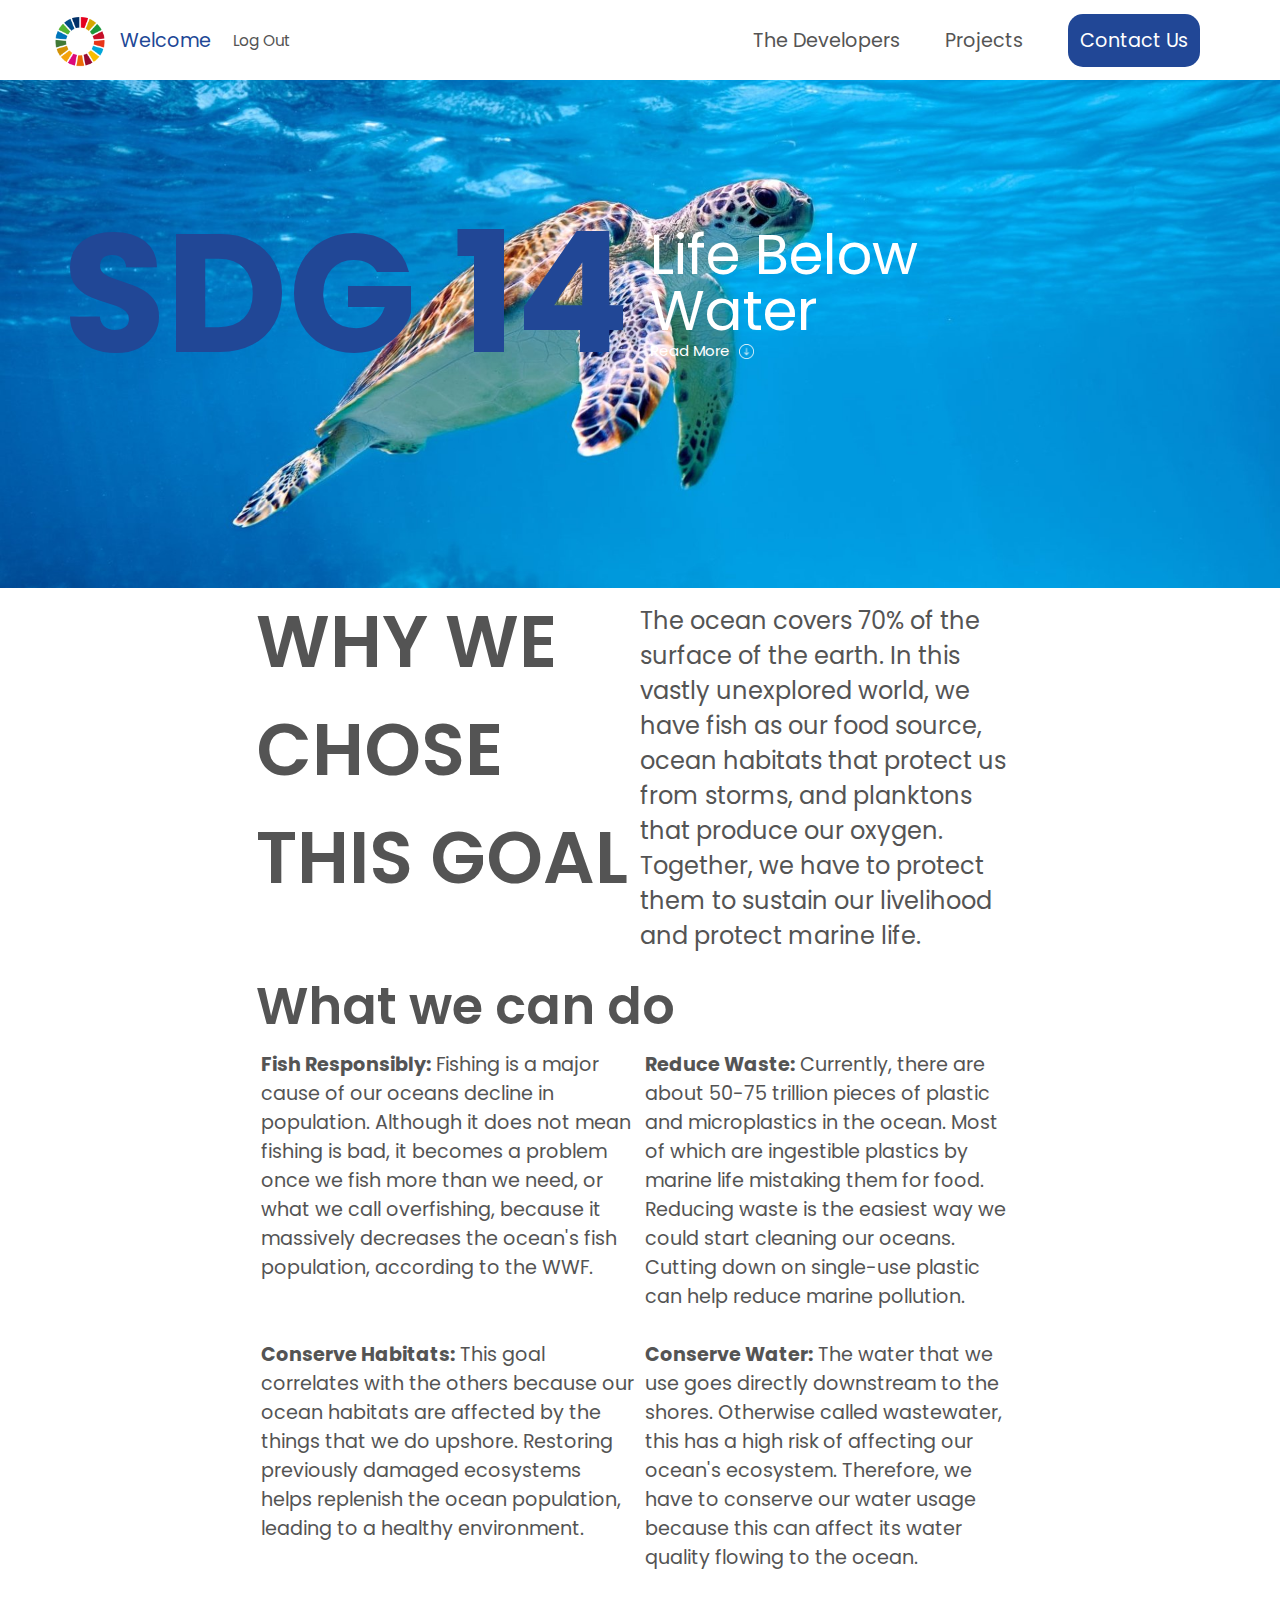
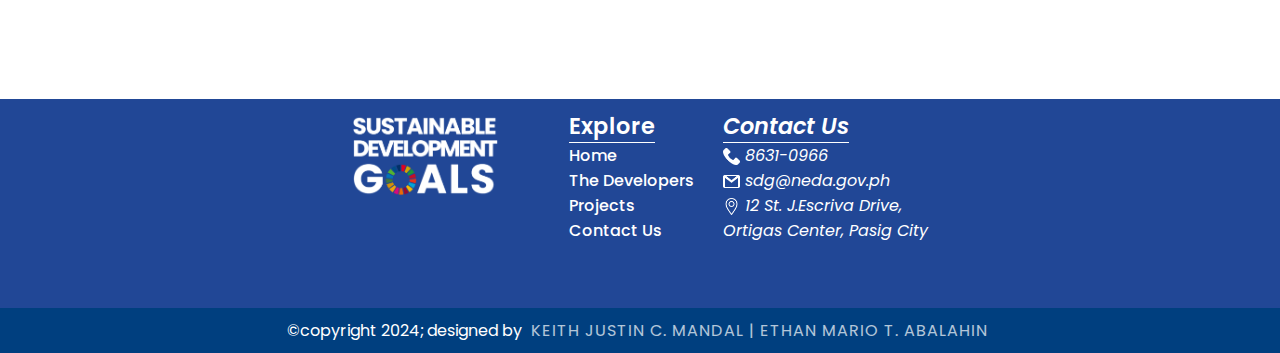
<file: index.html>
<!DOCTYPE html>
<html>
    <head>
        <!--Webpage title-->
        <title>SDG 14: Life Below Water</title>
        <link rel="icon" href="Images/webIcon.png">

        <!--Embedded Font from google fonts-->
        <link rel="preconnect" href="https://fonts.googleapis.com">
        <link rel="preconnect" href="https://fonts.gstatic.com" crossorigin>
        <link href="https://fonts.googleapis.com/css2?family=Poppins:ital,wght@0,100;0,200;0,300;0,400;0,500;0,600;0,700;0,800;0,900;1,100;1,200;1,300;1,400;1,500;1,600;1,700;1,800;1,900&display=swap" rel="stylesheet">
        
        <!--linked stylesheet-->
        <link rel="stylesheet" href="styles.css">
    </head>
    <body class="titleBackground">
        <!--light header to match background color of body-->
        <header class="lightHeader">
            <nav class="navBarLight">
                <div class="navDiv">
                    <div class="icon">
                        <a href="index.html">
                            <img src="Images/SDG.png" height="80" width="80">
                        </a>
                        <!--welcome, name-->
                        <p class="lightIcon">
                            <span class="spanIconLight">Welcome</span>
                            <!--php code for printing variables from login page-->
                        </p>
                        <!--logout using forms to make it simple-->
                        <form action="index.html" method="POST">
                            <button type="submit" name="submit" class="lightLogout">Log Out</button>
                        </form>
                    </div>
                    <!--site navigation-->
                    <ul>
                        <li class="lightNav"><a href="developers.html">The Developers</a></li>
                        <li class="lightNav"><a href="project.html">Projects</a></li>
                        <li class="lightButton"><button><a href="contact.html">Contact Us</a></button></li>
                    </ul>
                </div>
            </nav>
        </header>    
        <main>
            <!--title container for SDG name-->
            <div class="divTitle">
                <div class="divTitleContainer">
                    <p class="pTitle">SDG 14</p>
                    <div class="titleContainer">
                        <span class="spanTitle">Life Below</span>
                        <span class="spanTitle">Water</span>
                        
                        <!--using href to div id to have auto scroll button-->
                        <a href="#contentId" id="spanReadMore">Read More
                            <img id="learnMore" src="Images/down-arrow.png" height="15px">
                        </a>
                    </div>
                </div>
            </div>        

            <!--content for why we chose this goal, this is where the read more scrolls to-->
            <div class="content" id="contentId">
                <div class="whyContainer">
                <h1 class="pWhy">WHY WE CHOSE THIS GOAL</h1>
                <p class="whyContent">The ocean covers 70% of the surface of the earth. In this vastly unexplored world, we have fish as our food source, ocean habitats that protect us from storms, and planktons that produce our oxygen. Together, we have to protect them to sustain our livelihood and protect marine life.
                </p>
                </div>
                <!--goals content container-->
                <div class="goalsContainer">
                    <h2 class="pGoal">What we can do</h2>
                    <div class="goalsRow">
                        <p class="goal"><strong>Fish Responsibly:</strong> Fishing is a major cause of our oceans decline in population. Although it does not mean fishing is bad, it becomes a problem once we fish more than we need, or what we call overfishing, because it massively decreases the ocean's fish population, according to the <abbr title="World Wildlife Fund for Nature">WWF</abbr>.
                        </p>
                        <p class="goal"><strong>Reduce Waste:</strong> Currently, there are about 50-75 trillion pieces of plastic and microplastics in the ocean. Most of which are ingestible plastics by marine life mistaking them for food. Reducing waste is the easiest way we could start cleaning our oceans. Cutting down on single-use plastic can help reduce marine pollution.
                        </p>    
                    </div>
                    <div class="goalsRow">
                        <p class="goal"><strong>Conserve Habitats:</strong> This goal correlates with the others because our ocean habitats are affected by the things that we do upshore. Restoring previously damaged ecosystems helps replenish the ocean population, leading to a healthy environment.
                        </p>
                        <p class="goal"><strong>Conserve Water:</strong> The water that we use goes directly downstream to the shores. Otherwise called wastewater, this has a high risk of affecting our ocean's ecosystem. Therefore, we have to conserve our water usage because this can affect its water quality flowing to the ocean. 
                        </p>    
                    </div>
                </div>
            </div>
        </main>
        <footer>
            <!--footer content container-->
            <div class="footerContainer">

                <!--SDG main site href-->
                <a href="https://sdgs.un.org/goals">
                    <img src="Images/SDGlogo.png" height="80" width="147">
                </a>

                <!--navigation-->
                <ul>
                    <label class="footerLabel">Explore</label><br>
                    <li class="footerLink"><a href="index.html">Home</a></li>
                    <li class="footerLink"><a href="developers.html">The Developers</a></li>
                    <li class="footerLink"><a href="project.html">Projects</a></li>
                    <li class="footerLink"><a href="contact.html">Contact Us</a></li>
                </ul>
                <!--contact info-->
                <address>
                    <label class="footerLabel">Contact Us</label><br>
                    <img src="Images/phone-call.png" class="contactIcons">8631-0966<br>
                    <img src="Images/gmailfooter.png" class="contactIcons"><a href="mailto:sdg@neda.gov.ph">sdg@neda.gov.ph</a><br>
                    <img src="Images/location.png" class="contactIcons">12 St. J.Escriva Drive,<br>
                    Ortigas Center, Pasig City
                </address>
            </div>
            <div class="copyright">
                <p>&copy;copyright 2024; designed by 
                    <span class="designer">KEITH JUSTIN C. MANDAL | ETHAN MARIO T. ABALAHIN</span>
                </p>
            </div>
        </footer>
    </body>
<html>
</file>
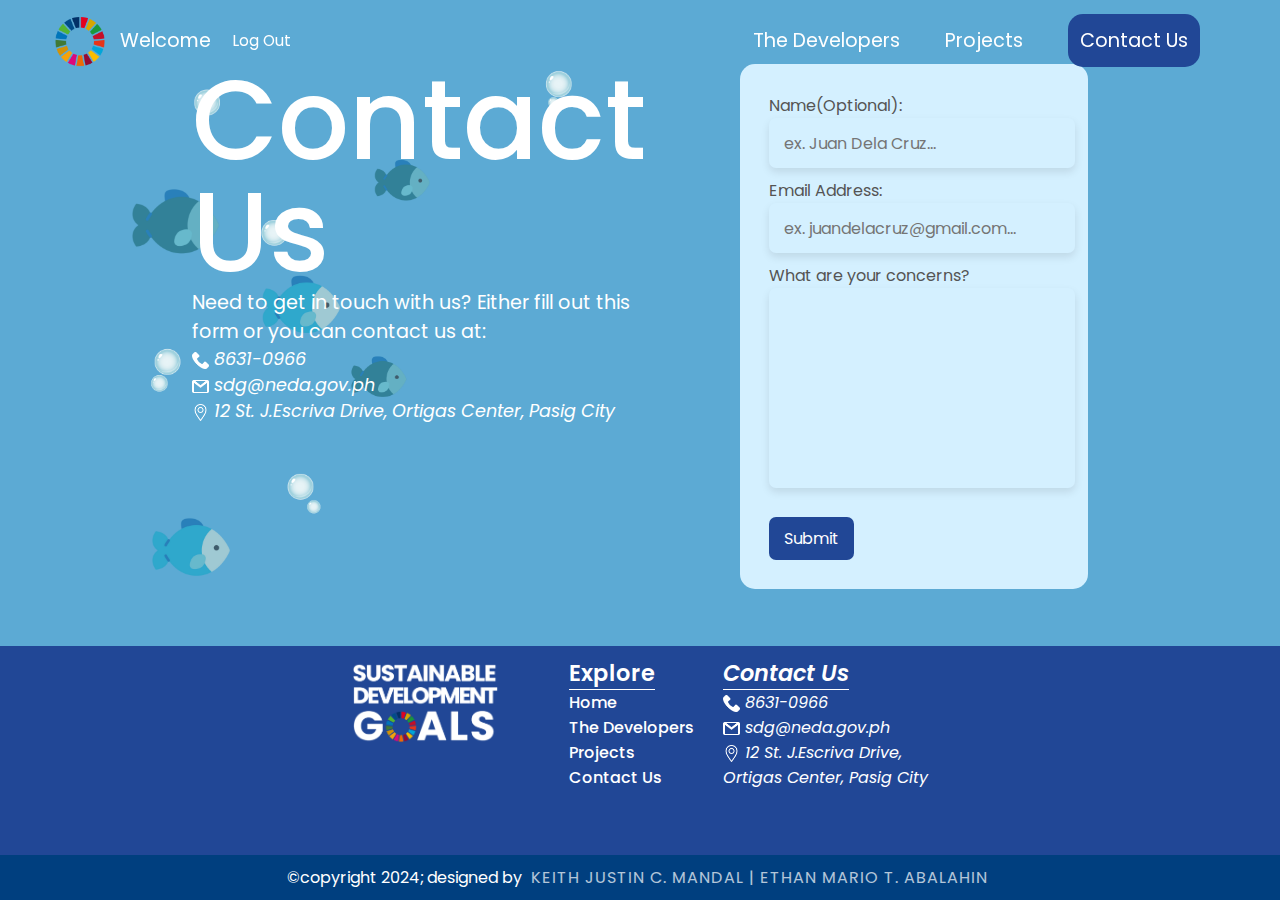
<file: contact.html>
<!DOCTYPE html>
<html>
    <head>
        <!--Webpage title-->
        <title>SDG 14: Life Below Water</title>
        <link rel="icon" href="Images/webIcon.png">

        <!--Embedded Font from google fonts-->
        <link rel="preconnect" href="https://fonts.googleapis.com">
        <link rel="preconnect" href="https://fonts.gstatic.com" crossorigin>
        <link href="https://fonts.googleapis.com/css2?family=Poppins:ital,wght@0,100;0,200;0,300;0,400;0,500;0,600;0,700;0,800;0,900;1,100;1,200;1,300;1,400;1,500;1,600;1,700;1,800;1,900&display=swap" rel="stylesheet">
        
        <!--linked stylesheet-->
        <link rel="stylesheet" href="styles.css">
    </head>
    <body class="main">
        <header>
            <!--header container-->
            <nav class="navBar">
                <div class="navDiv">
                    <!--this is the welcome, name, part-->
                    <div class="icon">
                        <a href="index.html">
                            <img src="Images/SDG.png" height="80" width="80">
                        </a>
                        <p class="icon">
                            <span class="spanIcon">Welcome</span>
                            <!--print the session var submitted from the forms with php-->
                        </p>
                        <!--used forms button for logout to make it short and simple-->
                        <form action="index.html" method="POST">
                            <button type="submit" name="submit" class="logout">Log Out</button>
                        </form>
                    </div>
                    <!--navigation for other pages-->
                    <ul>
                        <li class="home"><a href="developers.html">The Developers</a></li>
                        <li class="home"><a href="project.html">Projects</a></li>
                        <li class="home"><button><a href="contact.html">Contact Us</a></button></li>
                    </ul>
                </div>
            </nav>
        </header>
        <main>
            <!--main contact content container-->
            <div id="contactContainer">
                <div class="divContact">
                    <p class="contactHead">Contact Us</p>
                    <p class="contactDescription">
                        Need to get in touch with us? Either fill out this form or you can contact us at:
                        <address class="contactAlt">
                            <img src="Images/phone-call.png" class="contactIcons" height="20">8631-0966<br>
                            <img src="Images/gmailfooter.png" class="contactIcons" height="20"><a href="mailto:sdg@neda.gov.ph">sdg@neda.gov.ph</a><br>
                            <img src="Images/location.png" class="contactIcons" height="20">12 St. J.Escriva Drive, Ortigas Center, Pasig City
                        </address>
                    </p>
                </div>
                
                <!--contact forms-->
                <div class="formContainer">
                    <div class="contactForm">
                        <form method="POST">
                            <label class="loginForm">Name(Optional):</label><br>
                            <input class="contactInput" type="text" name="firstName" placeholder="ex. Juan Dela Cruz..."><br>
                            <label class="loginForm">Email Address:</label><br>
                            <input class="contactInput" type="email" name="lastName" placeholder="ex. juandelacruz@gmail.com..." required><br>
                            <label class="loginForm">What are your concerns?</label><br>
                            <textarea id="concernTextArea" name="concerns" required></textarea><br>
                            <input id="contactSubmit" type="submit" value="Submit">
                        </form>
                    </div>
                </div>
            </div>

            <!--after submitting, contact container changes to this thank you form-->
            <div id="thanksContainer">
                <p id="contactThanks">Thank you for getting in touch!</p>
                <p id="thanksDesc">
                    Your message has been received by the team. If you'd like to fill up the forms again,
                    <a id="returnContact" href="contact.html">click here.</a>
                </p>
            </div>
        </main>
        <footer>
            <!--footer content container-->
            <div class="footerContainer">

                <!--SDG main site href-->
                <a href="https://sdgs.un.org/goals">
                    <img src="Images/SDGlogo.png" height="80" width="147">
                </a>

                <!--navigation-->
                <ul>
                    <label class="footerLabel">Explore</label><br>
                    <li class="footerLink"><a href="index.html">Home</a></li>
                    <li class="footerLink"><a href="developers.html">The Developers</a></li>
                    <li class="footerLink"><a href="project.html">Projects</a></li>
                    <li class="footerLink"><a href="contact.html">Contact Us</a></li>
                </ul>
                <!--contact info-->
                <address>
                    <label class="footerLabel">Contact Us</label><br>
                    <img src="Images/phone-call.png" class="contactIcons">8631-0966<br>
                    <img src="Images/gmailfooter.png" class="contactIcons"><a href="mailto:sdg@neda.gov.ph">sdg@neda.gov.ph</a><br>
                    <img src="Images/location.png" class="contactIcons">12 St. J.Escriva Drive,<br>
                    Ortigas Center, Pasig City
                </address>
            </div>
            <div class="copyright">
                <p>&copy;copyright 2024; designed by 
                    <span class="designer">KEITH JUSTIN C. MANDAL | ETHAN MARIO T. ABALAHIN</span>
                </p>
            </div>
        </footer>
        <!--main script for all pages-->
        <script src="script.js"></script>
    </body>
<html>
</file>
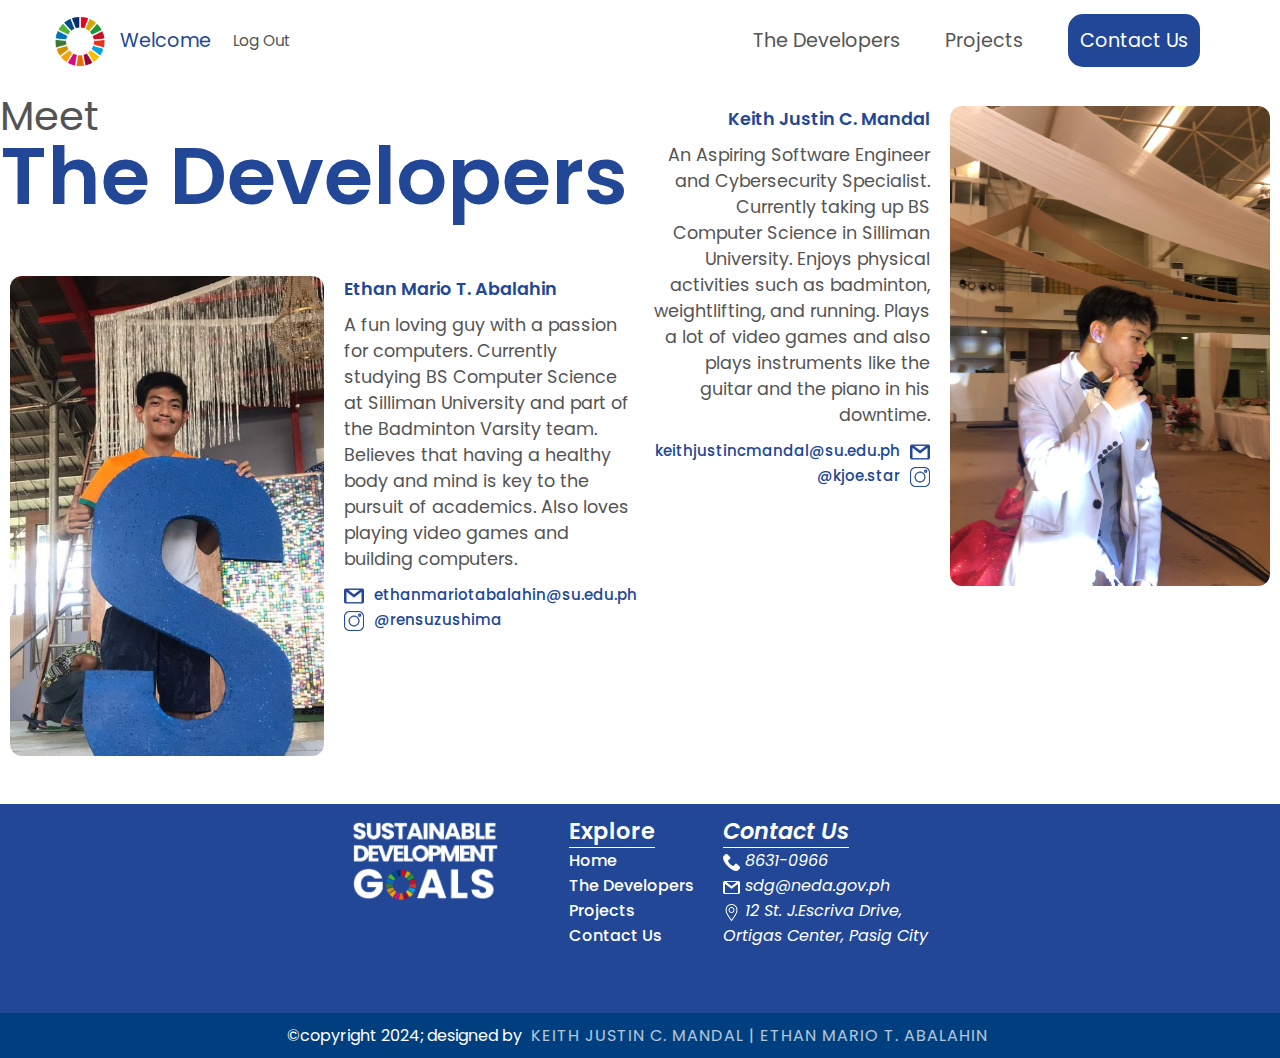
<file: developers.html>
<!DOCTYPE html>
<html>
    <head>
        <!--Webpage title-->
        <title>SDG 14: Life Below Water</title>
        <link rel="icon" href="Images/webIcon.png">

        <!--Embedded Font from google fonts-->
        <link rel="preconnect" href="https://fonts.googleapis.com">
        <link rel="preconnect" href="https://fonts.gstatic.com" crossorigin>
        <link href="https://fonts.googleapis.com/css2?family=Poppins:ital,wght@0,100;0,200;0,300;0,400;0,500;0,600;0,700;0,800;0,900;1,100;1,200;1,300;1,400;1,500;1,600;1,700;1,800;1,900&display=swap" rel="stylesheet">
        
        <!--linked stylesheet-->
        <link rel="stylesheet" href="styles.css">
    </head>
    <!--different body class with different background-image-->
    <body class="bodyDev">
        <!--also different header class to match the body-->
        <header class="lightHeader">
            <nav class="navBarLight">
                <div class="navDiv">
                    <div class="icon">
                        <a href="index.html">
                            <img src="Images/SDG.png" height="80" width="80">
                        </a>
                        <!--welcome, name-->
                        <p class="lightIcon">
                            <span class="spanIconLight">Welcome</span>
                            <!--php code for printing session vars from forms-->

                        </p>
                        <!--logout using forms to make it simple-->
                        <form action="index.html" method="POST">
                            <button type="submit" name="submit" class="lightLogout">Log Out</button>
                        </form>
                    </div>
                    <!--site navigation-->
                    <ul>
                        <li class="lightNav"><a href="developers.html">The Developers</a></li>
                        <li class="lightNav"><a href="project.html">Projects</a></li>
                        <li class="lightButton"><button><a href="contact.html">Contact Us</a></button></li>
                    </ul>
                </div>
            </nav>
        </header>    
        <main>
            <div class="devContainer">
                <!--ethan abalahin dev description-->
                <div class="ethanContainer">
                    <p class="devIntro">Meet</p>
                    <p class="devText">The Developers</p>
                    <div class="Ethan">
                        <img src="Images/ethan.png" class="portrait">
                        <div class="devDescContainer">
                            <p class="nameP">Ethan Mario T. Abalahin</p>
                            <p>A fun loving guy with a passion for computers. Currently studying BS Computer Science at Silliman University and part of the Badminton Varsity team. Believes that having a healthy body and mind is key to the pursuit of academics. Also loves playing video games and building computers.
                            </p>
                            <!--ethan socials-->
                            <a href="mailto:ethanmariotabalahin@su.edu.ph"><img src="Images/gmail.png" class="socials" height="20px">ethanmariotabalahin@su.edu.ph</a><br>
                            <a href="https://www.instagram.com/rensuzushima"><img src="Images/instagram.png" class="socials" height="20px">@rensuzushima</a>
                        </div>
                    </div>
                </div>
                <!-- keith mandal dev description-->
                <div class="Keith">
                    <div class="devDescContainer">
                        <p class="nameP">Keith Justin C. Mandal</p>
                        <p>An Aspiring Software Engineer and Cybersecurity Specialist. Currently taking up BS Computer Science in Silliman University. Enjoys physical activities such as badminton, weightlifting, and running. Plays a lot of video games and also plays instruments like the guitar and the piano in his downtime.
                        </p>
                        <!--keith socials-->
                        <a href="mailto:keithjustincmandal@su.edu.ph">keithjustincmandal@su.edu.ph<img src="Images/gmail.png" class="socials" height="20px"></a><br>
                        <a href="https://www.instagram.com/kjoe.star">@kjoe.star<img src="Images/instagram.png" class="socials"  height="20px"></a>
                    </div>
                    <img src="Images/keith.jpg" class="portrait">
                </div>
            </div>
        </main>  
        <footer>
            <!--footer content container-->
            <div class="footerContainer">

                <!--SDG main site href-->
                <a href="https://sdgs.un.org/goals">
                    <img src="Images/SDGlogo.png" height="80" width="147">
                </a>

                <!--navigation-->
                <ul>
                    <label class="footerLabel">Explore</label><br>
                    <li class="footerLink"><a href="index.html">Home</a></li>
                    <li class="footerLink"><a href="developers.html">The Developers</a></li>
                    <li class="footerLink"><a href="project.html">Projects</a></li>
                    <li class="footerLink"><a href="contact.html">Contact Us</a></li>
                </ul>
                <!--contact info-->
                <address>
                    <label class="footerLabel">Contact Us</label><br>
                    <img src="Images/phone-call.png" class="contactIcons">8631-0966<br>
                    <img src="Images/gmailfooter.png" class="contactIcons"><a href="mailto:sdg@neda.gov.ph">sdg@neda.gov.ph</a><br>
                    <img src="Images/location.png" class="contactIcons">12 St. J.Escriva Drive,<br>
                    Ortigas Center, Pasig City
                </address>
            </div>
            <div class="copyright">
                <p>&copy;copyright 2024; designed by 
                    <span class="designer">KEITH JUSTIN C. MANDAL | ETHAN MARIO T. ABALAHIN</span>
                </p>
            </div>
        </footer>
    </body>
</html>
</file>
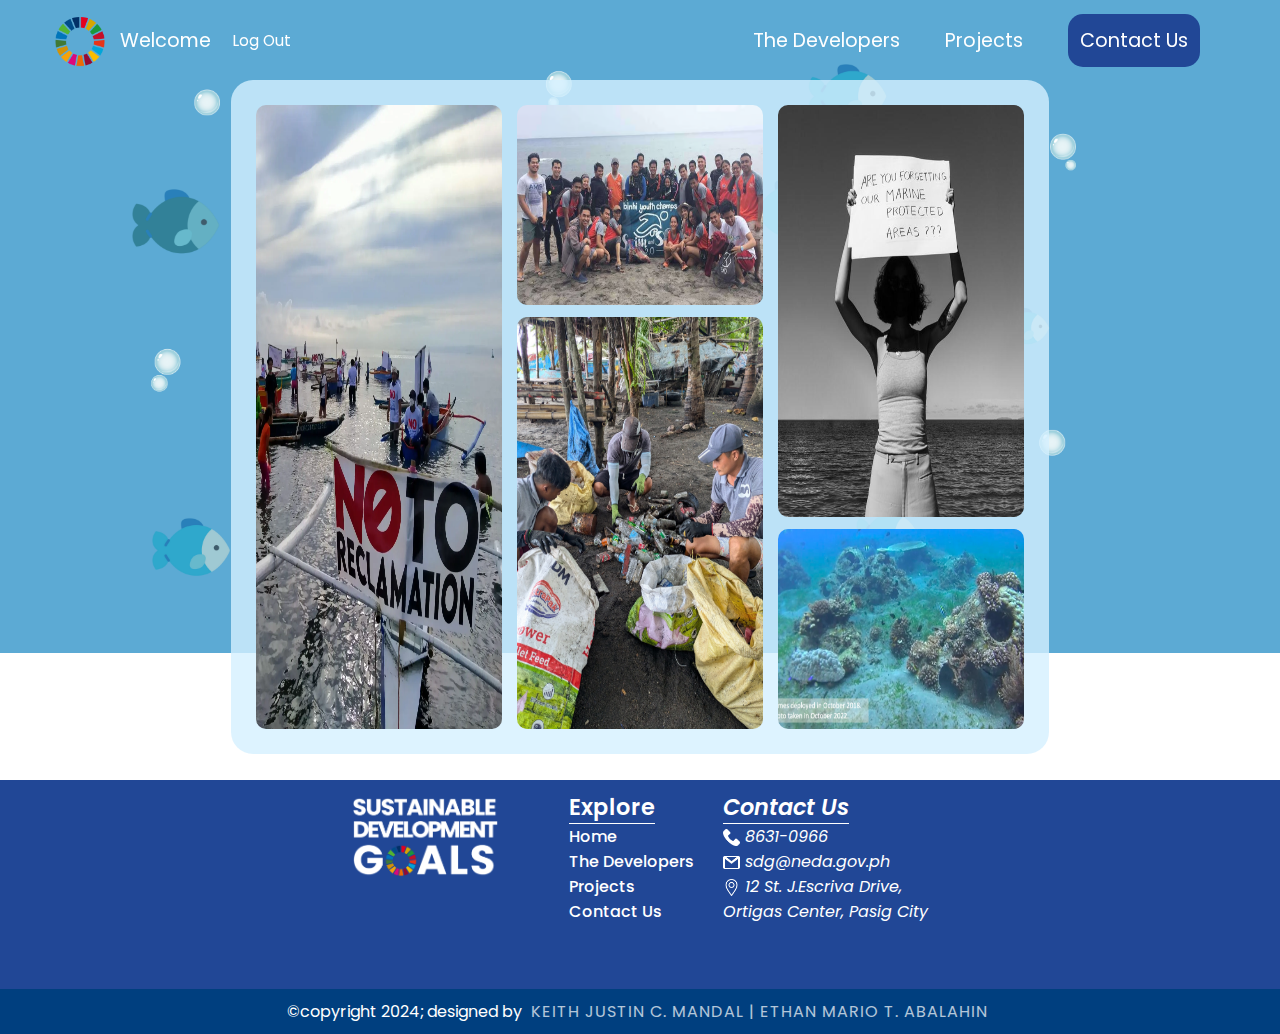
<file: project.html>
<!DOCTYPE html>
<html>
    <head>
        <!--Webpage title-->
        <title>SDG 14: Life Below Water</title>
        <link rel="icon" href="Images/webIcon.png">

        <!--Embedded Font from google fonts-->
        <link rel="preconnect" href="https://fonts.googleapis.com">
        <link rel="preconnect" href="https://fonts.gstatic.com" crossorigin>
        <link href="https://fonts.googleapis.com/css2?family=Poppins:ital,wght@0,100;0,200;0,300;0,400;0,500;0,600;0,700;0,800;0,900;1,100;1,200;1,300;1,400;1,500;1,600;1,700;1,800;1,900&display=swap" rel="stylesheet">
        
        <!--linked stylesheet-->
        <link rel="stylesheet" href="styles.css">
    </head>
    <body class="main">
        <header>
            <!--header navigation container-->
            <nav class="navBar">
                <div class="navDiv">
                    <div class="icon">
                        <a href="index.html">
                            <img src="Images/SDG.png" height="80" width="80">
                        </a>
                        <!--welcome, name-->
                        <p class="icon">
                            <span class="spanIcon">Welcome</span>
                            <!--print session vars from login page-->
                        </p>
                        <!--forms for logout to make it simple-->
                        <form action="index.html" method="POST">
                            <button type="submit" name="submit" class="logout">Log Out</button> <!-- Logout button -->
                        </form>
                    </div>
                    <!--site navigation-->
                    <ul>
                        <li class="home"><a href="developers.html">The Developers</a></li>
                        <li class="home"><a href="project.html">Projects</a></li>
                        <li class="home"><button><a href="contact.html">Contact Us</a></button></li>
                    </ul>
                </div>
            </nav>
        </header>
        <main>
            <!--project images container-->
            <div class="projectContainer">
                <!--first column-->
                <div id="firstColumn">
                    <a href="https://www.rappler.com/environment/city-gentle-people-fights-save-coastal-life-dumaguete-reclamation/" target="_blank" class="hoverOverlay">
                        <img src="Images/NOTO174.png">
                        <!--content when hovered-->
                        <div class="contentHover">
                            <h3 class="eachProjectTitle">Dumaguete: ‘City of Gentle People’ fights to save coastal life</h3>
                            <p class="projectDesc">(1st UPDATE) A proposed 174-hectare Smart City reclamation is threatening to alter the life of locals. In this tight-knit community, a people’s movement has emerged to oppose the joint venture between the city government and a private developer.</p>
                        </div>
                    </a>
                </div>
                
                <!--second column-->
                <div id="secondColumn">
                    <!--top content-->
                    <div id="secondColumnTop">
                        <a href="https://www.sunstar.com.ph/dumaguete/feature/coastal-clean-up-held-in-dumaguete" target="_blank" class="hoverOverlay">
                            <img src="Images/SunstarCoastalCleanUpDumaguete.png">
                            <!--content when hovered-->
                            <div class="contentHover">
                                <h3 class="eachProjectTitle">Coastal clean-up held in Dumaguete by Binhi Youth Champions</h3>
                                <p class="projectDesc">GEOTHERMAL leader Energy Development Corporation's (EDC) Binhi Youth Champions recently held their coastal cleanup and waste audit activity at Barangay Calindagan in Dumaguete City, Negros Oriental.</p>
                            </div>
                        </a>
                    </div>
                    <!--bottom content-->
                    <div id="secondColumnBot">
                        <a href="https://www.facebook.com/share/p/19UcKSBTon/" target="_blank" class="hoverOverlay">
                            <img src="Images/PROOCEAN.jpg">
                            <!--content when hovered-->
                            <div class="contentHover">
                                <h3 class="eachProjectTitle">A Day of Beach Cleanup: Silliman and Docum Bacong</h3>
                                <p class="projectDesc">Today October 22, 2024 we tackled two sites: Silliman Beach and Docum Bacong. Our first stop was Silliman Beach where the low tide revealed a vast expanse of trash. After Silliman, we moved on to Docum Bacong. In total, we collected a whopping 312kg of trash today.</p>
                            </div>
                        </a>
                    </div>
                </div>
                
                <!--third column-->
                <div id="thirdColumn">
                    <!--top content-->
                    <div id="thirdColumnTop">
                        <a href="https://www.gridmagazine.ph/news-feed/in-dumaguete-city-locals-stand-against-proposed-reclamation-project" target="_blank" class="hoverOverlay">
                            <img src="Images/defenseOfMarineProtectedAreas.jpeg">
                            <!--content when hovered-->
                            <div class="contentHover">
                                <h3 class="eachProjectTitle">In Dumaguete city, locals stand in defense of marine protected areas</h3>
                                <p class="projectDesc">On the afternoon of July 11, concerned citizens from Dumaguete city staged a peaceful rally along Rizal Boulevard, protesting the city’s plans to reclaim 174 hectares of land along the iconic waterfront.</p>
                            </div>
                        </a>
                    </div>
                    <!--bottom content-->
                    <div id="thirdColumnBot">
                        <a href="https://www.pna.gov.ph/articles/1207011" target="_blank" class="hoverOverlay">
                            <img src="Images/dumaguete-reef-dome-.png">
                            <!--content when hovered-->
                            <div class="contentHover">
                                <h3 class="eachProjectTitle">Dumaguete's artificial reef project a triple-win program</h3>
                                <p class="projectDesc">A five-year artificial reef deployment project that enhances the marine biodiversity of this capital city’s four marine protected areas (MPAs)</p>
                            </div>
                        </a>
                    </div>
                </div>
            </div>
        </main>
        <footer>
            <!--footer content container-->
            <div class="footerContainer">

                <!--SDG main site href-->
                <a href="https://sdgs.un.org/goals">
                    <img src="Images/SDGlogo.png" height="80" width="147">
                </a>

                <!--navigation-->
                <ul>
                    <label class="footerLabel">Explore</label><br>
                    <li class="footerLink"><a href="index.html">Home</a></li>
                    <li class="footerLink"><a href="developers.html">The Developers</a></li>
                    <li class="footerLink"><a href="project.html">Projects</a></li>
                    <li class="footerLink"><a href="contact.html">Contact Us</a></li>
                </ul>
                <!--contact info-->
                <address>
                    <label class="footerLabel">Contact Us</label><br>
                    <img src="Images/phone-call.png" class="contactIcons">8631-0966<br>
                    <img src="Images/gmailfooter.png" class="contactIcons"><a href="mailto:sdg@neda.gov.ph">sdg@neda.gov.ph</a><br>
                    <img src="Images/location.png" class="contactIcons">12 St. J.Escriva Drive,<br>
                    Ortigas Center, Pasig City
                </address>
            </div>
            <div class="copyright">
                <p>&copy;copyright 2024; designed by 
                    <span class="designer">KEITH JUSTIN C. MANDAL | ETHAN MARIO T. ABALAHIN</span>
                </p>
            </div>
        </footer>
    </body>
<html>
</file>
<file: styles.css>
/*general styling*/

html {
  scroll-behavior: smooth;
  scroll-padding: 5rem;            /*for auto scroll on home page, making sure it doesnt scroll too much*/
}

body.main {
  background: url("Images/Background\(4k\).png");
  background-repeat: no-repeat;
  background-size: 100%;
  font-family: "Poppins", sans-serif;
  color: #545454;
  margin: 0;
  min-height: 100vh;                    /*min-height is for header to stick to the bottom of the page*/
  display: flex;
  flex-direction: column;
}

/*universal header*/

header {
  position: fixed;                      /*fix header on top of page*/
  top: 0;                                   
  width: 100%;
  font-family: "Poppins", sans-serif;
  font-size: 1.2em;          
  margin: 0;                                       
  z-index: 10;                          /*making sure it stays on top when scrolling*/
}
header.default {
  background-color: transparent;        /*clear header for some pages*/
  opacity: 1;
  border-bottom: 0px;
}
header.homeHeader {      
  background-color: #fff;
  opacity: 1;
  border-bottom: 0px;
}
.navBar {
  padding-right: 40px;
  padding-left: 40px;
}
.navDiv {                               /*nav container, to space out the "welcome" and the navigation for other pages*/
  display: flex;
  align-items: center;
  justify-content: space-between;
}
.icon {
display: flex;
align-items: center;
}
.icon img {
display: block;
}
p.icon {
color: #fff;
}
p.iconHome {
  color: #545454;
}
span.spanIcon {
  color: #ffffff;
  padding-right: 10px;
}
span.spanIconHome {
  color: #003f7f;
  padding-right: 10px;
}
ul {
  margin: 0;
}
li.home, li.homeButton {
  color: #fff;
  list-style: none;
  display: inline-block;
  margin-right: 40px;
}
li.home a{
  color:white;
  font-weight: 400;
  text-decoration: none;
}
li.homeButton a{
  color:white;
  font-weight: 400;
  text-decoration: none;
}
button {                              /*contact us button*/
  background-color:#214796;
  font-family: "Poppins", sans-serif;
  font-weight: 400;
  font-size: 1.0em;
  margin-right: 0;
  border: 0px;
  padding: 12px;
  border-radius: 15px;
  color:white;
  text-decoration: none;
}
.logout {
  background-color: transparent;
  font-size: 0.8em;
  color: #fff;
}

/*Light/Scroll Header*/
 
header.lightHeader {                  /*alternate header style to match background for other pages*/
  background-color: #fff;
  opacity: 1;
}
.navBarLight {
  padding-right: 40px;
  padding-left: 40px;
}
span.spanIconLight {
  color: #214796;
  padding-right: 10px;
}
li.lightNav, li.lightButton {
  list-style: none;
  display: inline-block;
  margin-right: 40px;
}
li.lightNav a{
  color: #545454;
  font-weight: 400;
  text-decoration: none;
}
li.lightButton a{
  color: #fff;
  text-decoration: none;
}
li.home a.lightNav {
  color: #545454; 
}
.lightIcon {
  color: #545454;
}
.lightLogout {
  background-color: transparent;
  font-size: 0.8em;
  color: #545454;
}

/*Universal Footer*/

footer {                         /*same footer styling for all pages*/
  background-color: #214796;
  width: 100%;
  padding: 0;
  margin-top: auto;
}
div.footerContainer {
  width: 45%;
  padding-top: 10px;
  padding-bottom: 60px;
  display: flex;
  align-items: flex-start;
  justify-content: space-between;
  margin: auto;
}
.footerContainer img {
  margin-top: 7px;
  align-self: flex-start;       /*flex-start to put img position on top of the div to align with other footer content*/
}
.footerContainer ul {
  margin-top: 0;
}
li.footerLink {
  list-style: none;
  margin-bottom: 0;
}
li.footerLink a{
  color: #fff;
  text-decoration: none;
  font-size: 1em;
  font-weight: 500;
}
.footerContainer address {
  color: #fff;
}
img.contactIcons {
  vertical-align: middle;        /*vertically align the icons to the middle with the content in address*/
  margin-top: 0;
  margin-right: 5px;
  height: 17px;
}
address a {
  color: #fff;
  text-decoration: none;
}
div.copyright {
  background-color: #003f7f;
  padding: 10px;
  text-align: center;
  margin-top:5px;
}
div.copyright p {
  color: white;
  margin: 0;
}
span.designer {
  opacity: 0.7;
  letter-spacing: 1px;
  font-weight: 400;
  margin: 0px 5px;
}
label.footerLabel {
  font-weight: 600;
  color: #fff;
  font-size: 1.4em;
  border-bottom: 1px solid #fff;
  margin-bottom: 10px;
}

/*Login Page */

div.login {
  background-color: rgba(212, 240, 255, 0.8);
  width: 15%;
  padding: 25px 30px 25px 30px;
  border-radius: 22px;
  display: block;
  margin: auto;
  margin-top: 12%;
}
#login {
  font-weight: 700;
  font-size: 1.2em;
  text-align: center;
  display: block;
  width: 100%;
}
.loginForm {
  font-weight: 400;
  font-size: 1em;
}
.loginInput {
  background-color: rgba(212, 240, 255, 1);
  box-shadow: 0 4px 8px rgba(0, 0, 0, 0.1);  /*to have a visual separation with the container*/
  border: 0px;
  border-radius: 7px;
  width: 91%;
  padding: 10px 15px 10px 15px;
  margin-bottom: 10px;
  font-family: "Poppins", sans-serif;
  font-weight: 400;
}
.loginSubmit {
  display: block;
  margin-left: auto;
  margin-right: auto;
  background-color: #214796;
  color: #fff;
  border: 0px;
  border-radius: 7px;
  padding: 9px 15px 9px 15px;
  margin-top: 12px;
  width: 40%;
  font-family: "Poppins", sans-serif;
  font-size: 0.9em;
}

/*home title*/

.titleBackground {
  background-color: #fff;
  background-size: 100%;
  font-family: "Poppins", sans-serif;
  color: #545454;
  margin: 0;
  min-height: 100vh;                  
  display: flex;
  flex-direction: column;
}
.divTitle {
  display: flex;
  align-items: center;
  justify-content: center;
  margin: auto;
  width: 100%;
  background: url("Images/turtle.jpg") no-repeat center center;
  background-size: cover;
}
.divTitleContainer {         /*container for the "SDG 14: Life below water" text*/
  display: flex;             /*to properly positon title elements side by side*/
  align-items: center;
  justify-content: center;
  margin: auto;
  width: 100%;
}
.pTitle {                   /*SDG 14 element*/
  color: #214796;
  font-weight: 700;
  font-size: 10.5em;
  width: 50%;
  padding-right: 20px;
  text-align: right;
}
.titleContainer {           /*contains the "life below water" and "read more" elements*/
  display: flex;
  flex-direction: column;
  text-align: left;
  width: 50%;
}
.spanTitle {                 
  color: #fff;
  font-weight: 400;
  font-size: 3.5em;
  line-height: 1;
}
#spanReadMore {              /*the auto scroll href*/
  color: #fff;
  font-weight: 400;
  font-size: 15px;     
  text-decoration: none;
}
#learnMore {                 /*arrow down image positioning*/
  padding-left: 5px;
  vertical-align: middle;
}

/*home content */

div.content {                      /*this is where the read more scrolls to*/
  margin-bottom: 8%;
  display: block;
}
div.whyContainer {                 /*contains why title and reason elements*/
  margin: auto;
  max-width: 60%;
  display: flex;
  align-items: flex-start;
  justify-content: space-between;
}
h1.pWhy {
  color: #545454;
  font-size: 4.5em;
  font-weight: 600;
  width: 50%;
  margin-top: 0;
  margin-bottom: 0;
  align-items: flex-start;
}
p.whyContent {
  font-size: 1.5em;
  font-weight: 400;
  width:50%;
  padding-top: 15px;
  margin-top: 0;
  margin-bottom: 0;
}
div.goalsContainer {                /*contains the what we can do elements*/
  margin: auto;
  margin-top: 15px;
  max-width: 60%;
}
h2.pGoal {
  font-family: "Poppins", sans-serif;
  font-weight: 600;
  font-size: 3.2em;
  margin-top: 0;
  margin-bottom: 0;
}
div.goalsRow {
  display: flex;
  align-items: flex-start;
  justify-content: space-between;
  font-size: 1.2em;
}
p.goal {
  width: 50%;
  padding: 5px;
  margin-top: 0;
}
abbr {
  text-decoration: none;
}

/*Projects Content*/

.projectContainer {                                 /*contains all images and overlay content*/
  background-color: rgba(212, 240, 255, 0.8);
  width: 60%;
  height: 39em;
  padding: 25px;
  border-radius: 22px;
  display: flex;
  gap: 15px;
  margin: auto;
  margin-top: 5em;
  margin-bottom: 2%;
  overflow: hidden;
}
#firstColumn, #thirdColumn, #secondColumn { 
  position: relative;         /*to ensure all contents dont overflow the container*/
  height: 100%;
  width: 33%;
}
#firstColumn, #secondColumnTop, #secondColumnBot, #thirdColumnTop, #thirdColumnBot {
  position: relative;
}
#secondColumnTop {                                  /*top content for 2nd column*/
  height: 32%;
  padding-bottom: 12px;
}
#secondColumnBot {                                   /*bottom content for 2nd column*/
  height: 66%;
}
#thirdColumnTop {                                    /*same with second column style*/
  height: 66%;
  padding-bottom: 12px;
}
#thirdColumnBot {
  height: 32%;
}
div.projectContainer img {                           /*to make sure images will not overflow*/
  width: 100%;
  height: 100%;
  border-radius: 10px;
  z-index: 1;
}
.eachProjectTitle {
  padding-left: 5px;
  margin: 0;
  text-align: left;
}
.projectDesc {
  padding-left: 5px;
  font-size: 12px;
  margin: 0;
}
.hoverOverlay {
  width: 100%;
}
.contentHover {                                   /*styling for content when hovered*/  
  position: absolute;
  top: 0;
  bottom: 0;
  width: 100%;
  height: 100%;
  background: rgba(212, 240, 255, 0.2); 
  color: #fff;
  display: flex;
  flex-direction: column;
  justify-content: center;
  align-items: center;
  opacity: 0;
  transition: opacity 0.3s;                        /*hover transition*/
  z-index: 2;                                      /*make sure its over the images*/
  border-radius: 10px
}

.hoverOverlay:hover .contentHover {
  opacity: 1;                                      /*show content when hovered*/
}

/*Contact Content*/

#contactContainer {                                /*contact contents container*/
  margin: auto;
  max-width: 70%;
  display: flex;
  align-items: center;
  justify-content: space-between; 
  margin-top: 5%;
  margin-bottom: 2%;
}
div.divContact {
  color: #fff;
  width: 50%;
  padding-right: 100px;
  align-self: flex-start;
}
div.contactForm {                                   /*forms styling*/
  background-color: #d4f0ff;
  border-radius: 15px;
  width: 90%;
  padding: 29px;
}
div.formContainer {
  width: 40em;
  display: flex;
  justify-content: right;
}
p.contactHead {
  font-size: 7em;
  font-weight: 500;
  margin:0;
  line-height: 1;
}
p.contactDescription {
  font-size: 1.2em;
  margin: 0;
}
.contactAlt {
  font-size: 1.1em;
}
.contactInput,#concernTextArea {                   /*input areas*/
  background-color: rgba(212, 240, 255, 1);
  box-shadow: 0 4px 8px rgba(0, 0, 0, 0.1);      /*box-shadow for visual separation*/
  border: 0px;
  border-radius: 7px;
  width: 95%;
  padding: 10px 15px 10px 15px;
  margin-bottom: 10px;
  font-family: "Poppins", sans-serif;
  font-weight: 400;
  font-size: 1em;
}
.contactInput {
  height: 30px;
}
#concernTextArea {
  height:180px;
  resize: none;
}
#contactSubmit {                                   /*submit button*/
  display: block;
  margin-left: 0;
  margin-right: auto;
  background-color: #214796;
  color: #fff;
  border: 0px;
  border-radius: 7px;
  padding: 9px 15px 9px 15px;
  margin-top: 12px;
  font-family: "Poppins", sans-serif;
  font-size: 1em;
}
#thanksContainer {
  display: none;
  margin: auto;
  width: 70%;
}
#contactThanks {
  font-size: 5em;
  margin-bottom: 0;
  color: #fff;
  text-align: center;
}
#thanksDesc {
  font-size: 1.2em;
  margin-top: 0;
  color: #fff;
  text-align: center;
}
#returnContact {
  color: #fff;
  background-color: transparent;
  text-decoration: underline;
}
  
/*Developers Content*/

body.bodyDev {                         /*different styling for dev page*/
  background-color: #fff;
  font-family: "Poppins", sans-serif;
  color: #545454;
  margin: 0;
  min-height: 100vh; 
  display: flex;
  flex-direction: column;
}
div.devContainer {                      /*dev content container*/
  padding-top: 6em;
  padding-bottom: 3%;
  display: flex;
  align-items: center;
  justify-content: space-between; 
  max-width: 100em;
  margin: auto;
}
div.Keith, div.Ethan {                   /*spacing between devs*/
  display: flex;
  align-items: center;
  justify-content: space-between;
}
div.Keith {
  align-self: flex-start;
  text-align: right;
}
div.Keith, div.ethanContainer {
  width: 50%;
}
div.Ethan {
  text-align: left;
  margin-top: 50px;
}
img.portrait {
  border-radius: 12px;
}
div.Keith p, div.Ethan p {
  margin: 10px;
  font-size: 1.1em;
}
div.devDescContainer {
  align-self: flex-start;
}
img.portrait {
  margin: 10px;
  height: 30em;
  width: 20em;
}
div.devContainer a {
  font-family: "Poppins", sans-serif;
  font-size: 15px;
  font-weight: 500;
  text-decoration: none;
  color: #214796;
}
img.socials {
  border-radius: 0px;
  vertical-align: middle;
  margin-bottom: 0;
  margin-left: 10px;
  margin-right: 10px;
}
p.devText {
  text-align: left;
  font-size: 80px;
  font-weight: 600;
  color: #214796;
  margin: 0;
  line-height: 1;                   /*adjust spacing around text to put it closer*/
}
p.devIntro {
  text-align: left;
  font-size: 40px;
  color: #545454;
  margin: 0;
  line-height: 1;
}
p.nameP {
  color: #214796;
  font-weight: 600;
  font-size: 30px;
}
</file>
